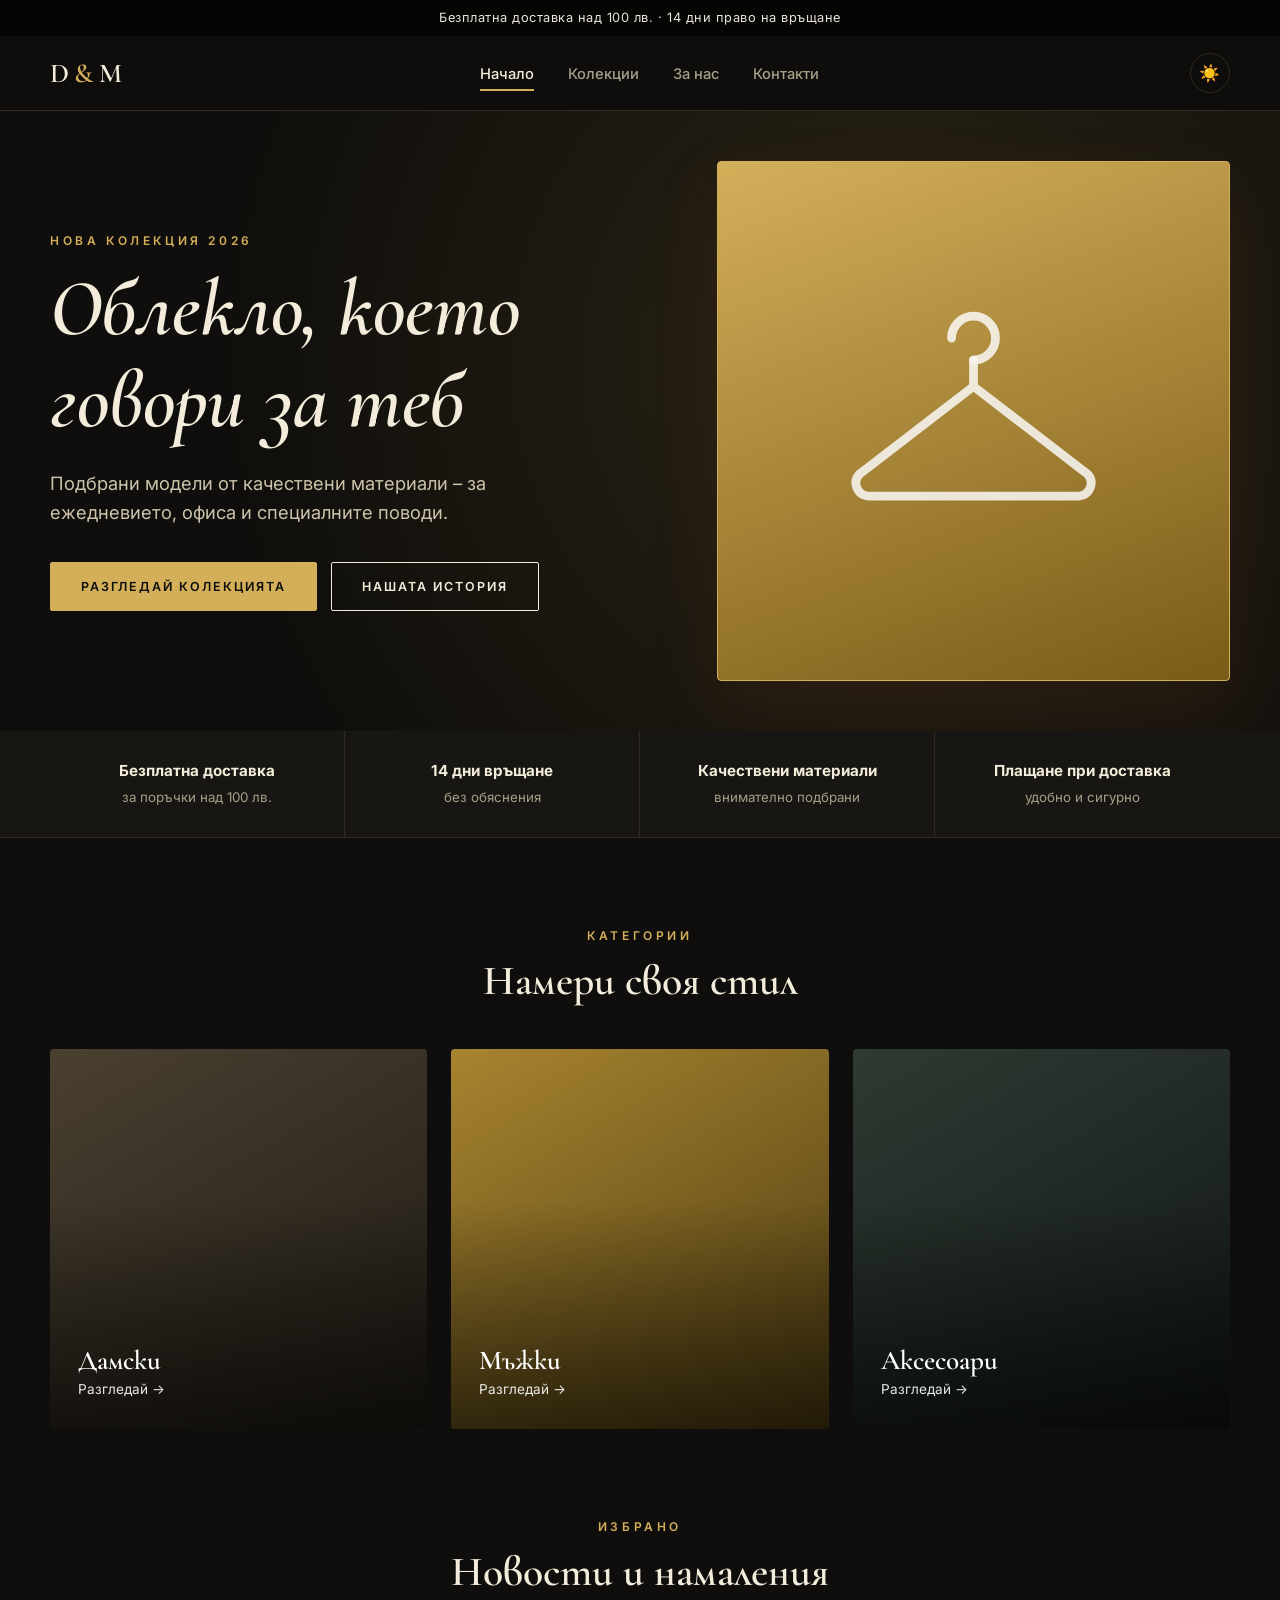
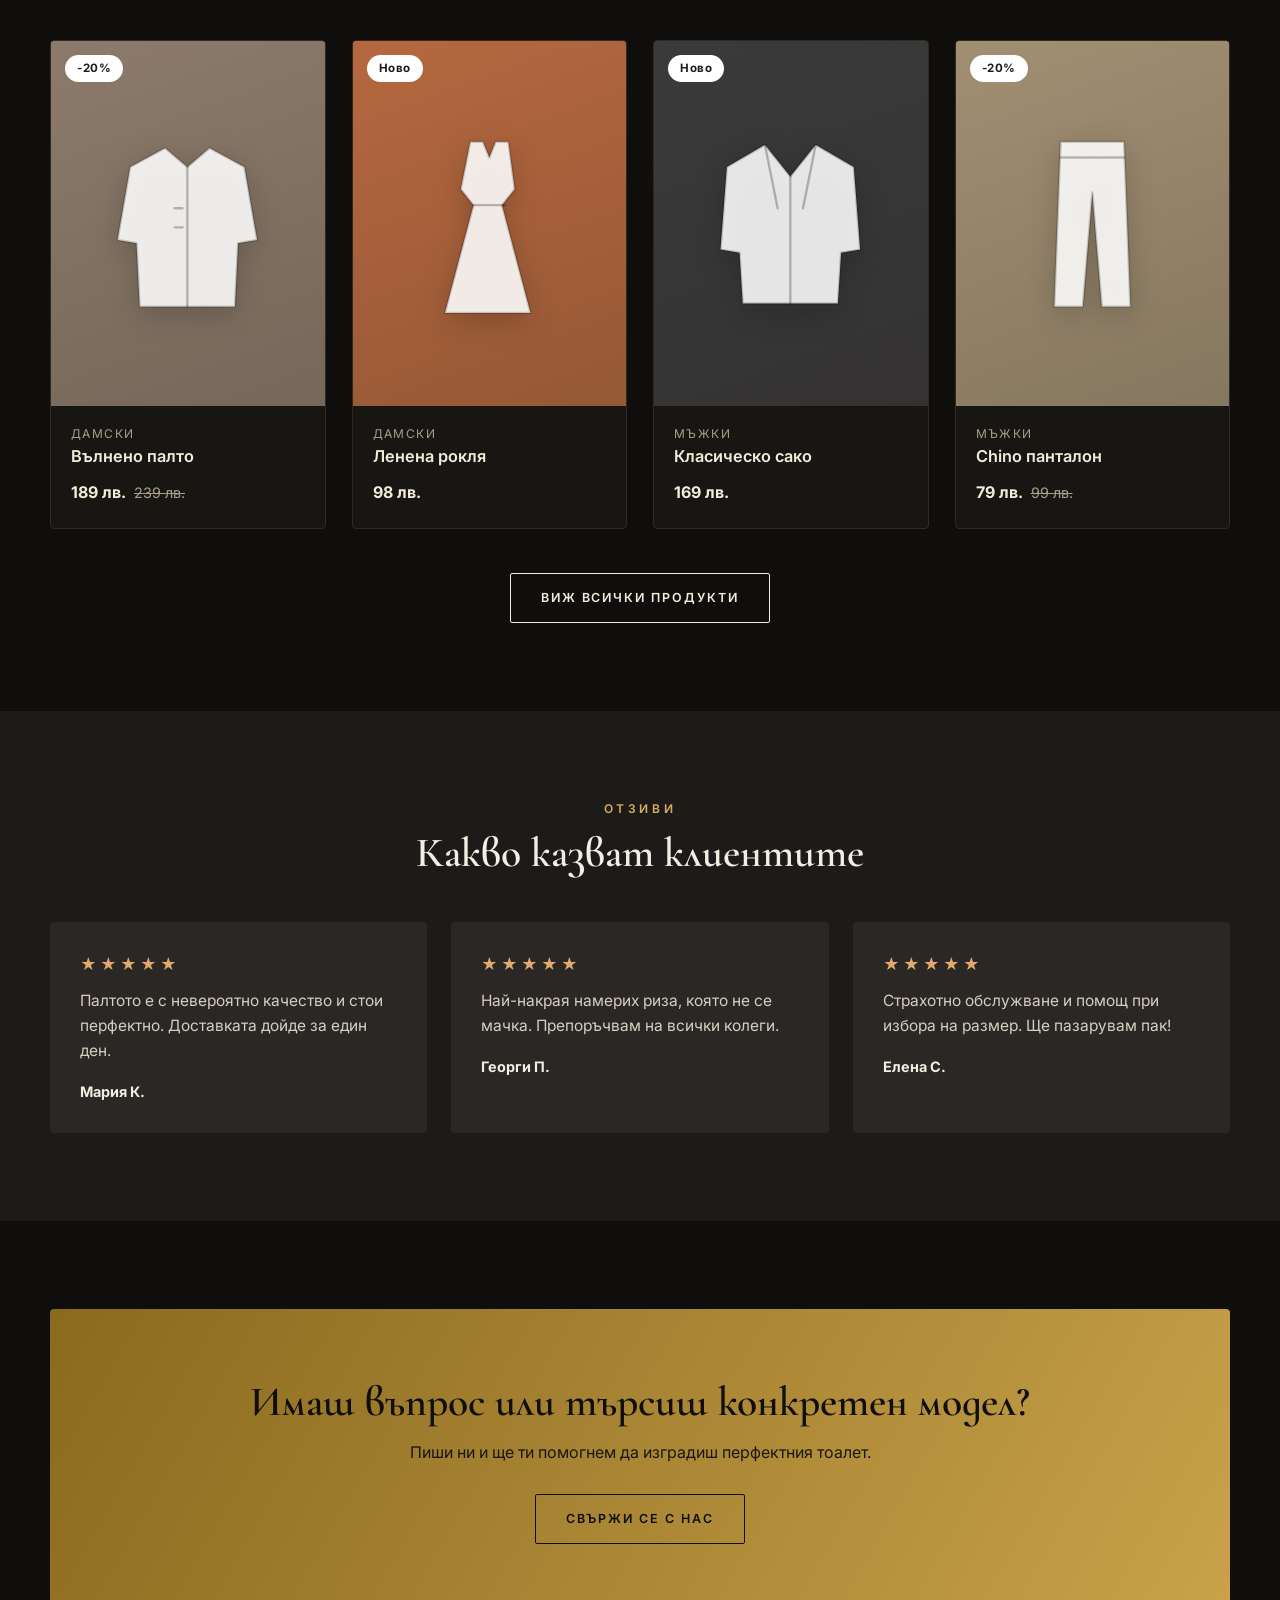
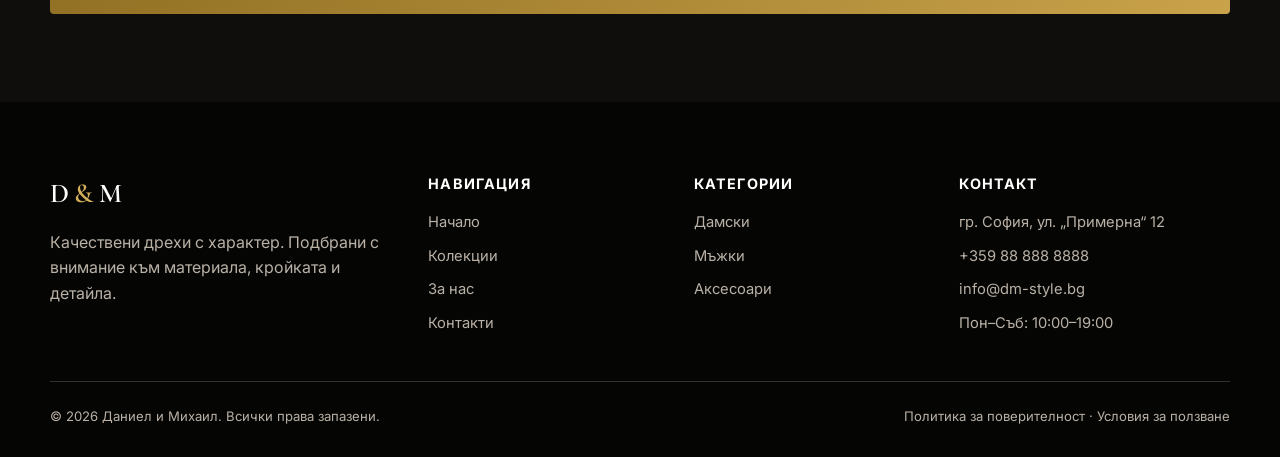
<file: index.html>
<!DOCTYPE html>
<html lang="bg">
<head>
<meta charset="UTF-8">
<meta name="viewport" content="width=device-width, initial-scale=1">
<title>Модерни дрехи за всеки ден | D&amp;M</title>
<meta name="description" content="D&amp;M – качествени дамски и мъжки дрехи и аксесоари. Нова колекция, бърза доставка.">
<link rel="preconnect" href="https://fonts.googleapis.com">
<link rel="preconnect" href="https://fonts.gstatic.com" crossorigin>
<link href="https://fonts.googleapis.com/css2?family=Cormorant+Garamond:wght@500;600;700&family=Inter:wght@400;500;600&display=swap" rel="stylesheet">
<script>try{var t=localStorage.getItem("theme")||"dark";document.documentElement.dataset.theme=t}catch(e){}</script>
<link rel="stylesheet" href="css/style.css">
</head>
<body>
<div class="topbar">Безплатна доставка над 100 лв. · 14 дни право на връщане</div>
<header class="site"><div class="container nav">
  <a href="index.html" class="logo">D<span>&amp;</span>M</a>
  <ul>
    <li><a href="index.html">Начало</a></li>
    <li><a href="products.html">Колекции</a></li>
    <li><a href="about.html">За нас</a></li>
    <li><a href="contact.html">Контакти</a></li>
  </ul>
  <div class="nav-right"><button class="theme-btn" id="theme-btn" aria-label="Смени тема">🌙</button><button class="menu-btn" aria-label="Меню">☰</button></div>
</div></header>

<section class="hero"><div class="container">
  <div><span class="eyebrow">Нова колекция 2026</span>
  <h1>Облекло, което говори за теб</h1>
  <p>Подбрани модели от качествени материали – за ежедневието, офиса и специалните поводи.</p>
  <div class="actions"><a href="products.html" class="btn primary">Разгледай колекцията</a><a href="about.html" class="btn">Нашата история</a></div></div>
  <div class="hero-art"><svg viewBox="0 0 64 64" fill="none" stroke="currentColor" stroke-width="2" stroke-linecap="round" stroke-linejoin="round"><path d="M32 18a5 5 0 1 0-5-5"/><path d="M32 18v6L6 44a3 3 0 0 0 2 5h48a3 3 0 0 0 2-5L32 24"/></svg></div>
</div></section>

<div class="strip"><div class="container">
  <div class="item"><strong>Безплатна доставка</strong><small>за поръчки над 100 лв.</small></div>
  <div class="item"><strong>14 дни връщане</strong><small>без обяснения</small></div>
  <div class="item"><strong>Качествени материали</strong><small>внимателно подбрани</small></div>
  <div class="item"><strong>Плащане при доставка</strong><small>удобно и сигурно</small></div>
</div></div>

<section><div class="container">
  <div class="section-head center"><span class="eyebrow">Категории</span><h2>Намери своя стил</h2></div>
  <div class="cats">
    <a href="products.html?cat=Дамски" class="cat c1"><div><h3>Дамски</h3><span>Разгледай →</span></div></a>
    <a href="products.html?cat=Мъжки" class="cat c2"><div><h3>Мъжки</h3><span>Разгледай →</span></div></a>
    <a href="products.html?cat=Аксесоари" class="cat c3"><div><h3>Аксесоари</h3><span>Разгледай →</span></div></a>
  </div>
</div></section>

<section style="padding-top:0"><div class="container">
  <div class="section-head center"><span class="eyebrow">Избрано</span><h2>Новости и намаления</h2></div>
  <div class="grid" id="featured"></div>
  <div style="text-align:center;margin-top:44px"><a href="products.html" class="btn">Виж всички продукти</a></div>
</div></section>

<section class="dark"><div class="container">
  <div class="section-head center"><span class="eyebrow">Отзиви</span><h2>Какво казват клиентите</h2></div>
  <div class="reviews">
    <div class="review"><div class="stars">★★★★★</div><p>Палтото е с невероятно качество и стои перфектно. Доставката дойде за един ден.</p><b>Мария К.</b></div>
    <div class="review"><div class="stars">★★★★★</div><p>Най-накрая намерих риза, която не се мачка. Препоръчвам на всички колеги.</p><b>Георги П.</b></div>
    <div class="review"><div class="stars">★★★★★</div><p>Страхотно обслужване и помощ при избора на размер. Ще пазарувам пак!</p><b>Елена С.</b></div>
  </div>
</div></section>

<section><div class="container"><div class="cta">
  <h2>Имаш въпрос или търсиш конкретен модел?</h2>
  <p>Пиши ни и ще ти помогнем да изградиш перфектния тоалет.</p>
  <a href="contact.html" class="btn light">Свържи се с нас</a>
</div></div></section>

<footer class="site"><div class="container">
  <div class="foot">
    <div><a href="index.html" class="logo">D<span>&amp;</span>M</a><p>Качествени дрехи с характер. Подбрани с внимание към материала, кройката и детайла.</p></div>
    <div><h4>Навигация</h4><ul><li><a href="index.html">Начало</a></li><li><a href="products.html">Колекции</a></li><li><a href="about.html">За нас</a></li><li><a href="contact.html">Контакти</a></li></ul></div>
    <div><h4>Категории</h4><ul><li><a href="products.html?cat=Дамски">Дамски</a></li><li><a href="products.html?cat=Мъжки">Мъжки</a></li><li><a href="products.html?cat=Аксесоари">Аксесоари</a></li></ul></div>
    <div><h4>Контакт</h4><ul><li>гр. София, ул. „Примерна“ 12</li><li>+359 88 888 8888</li><li>info@dm-style.bg</li><li>Пон–Съб: 10:00–19:00</li></ul></div>
  </div>
  <div class="copy"><span>© 2026 Даниел и Михаил. Всички права запазени.</span><span>Политика за поверителност · Условия за ползване</span></div>
</div></footer>
<script src="js/icons.js"></script>
<script src="js/products.js"></script>
<script src="js/main.js"></script>
</body>
</html>
</file>
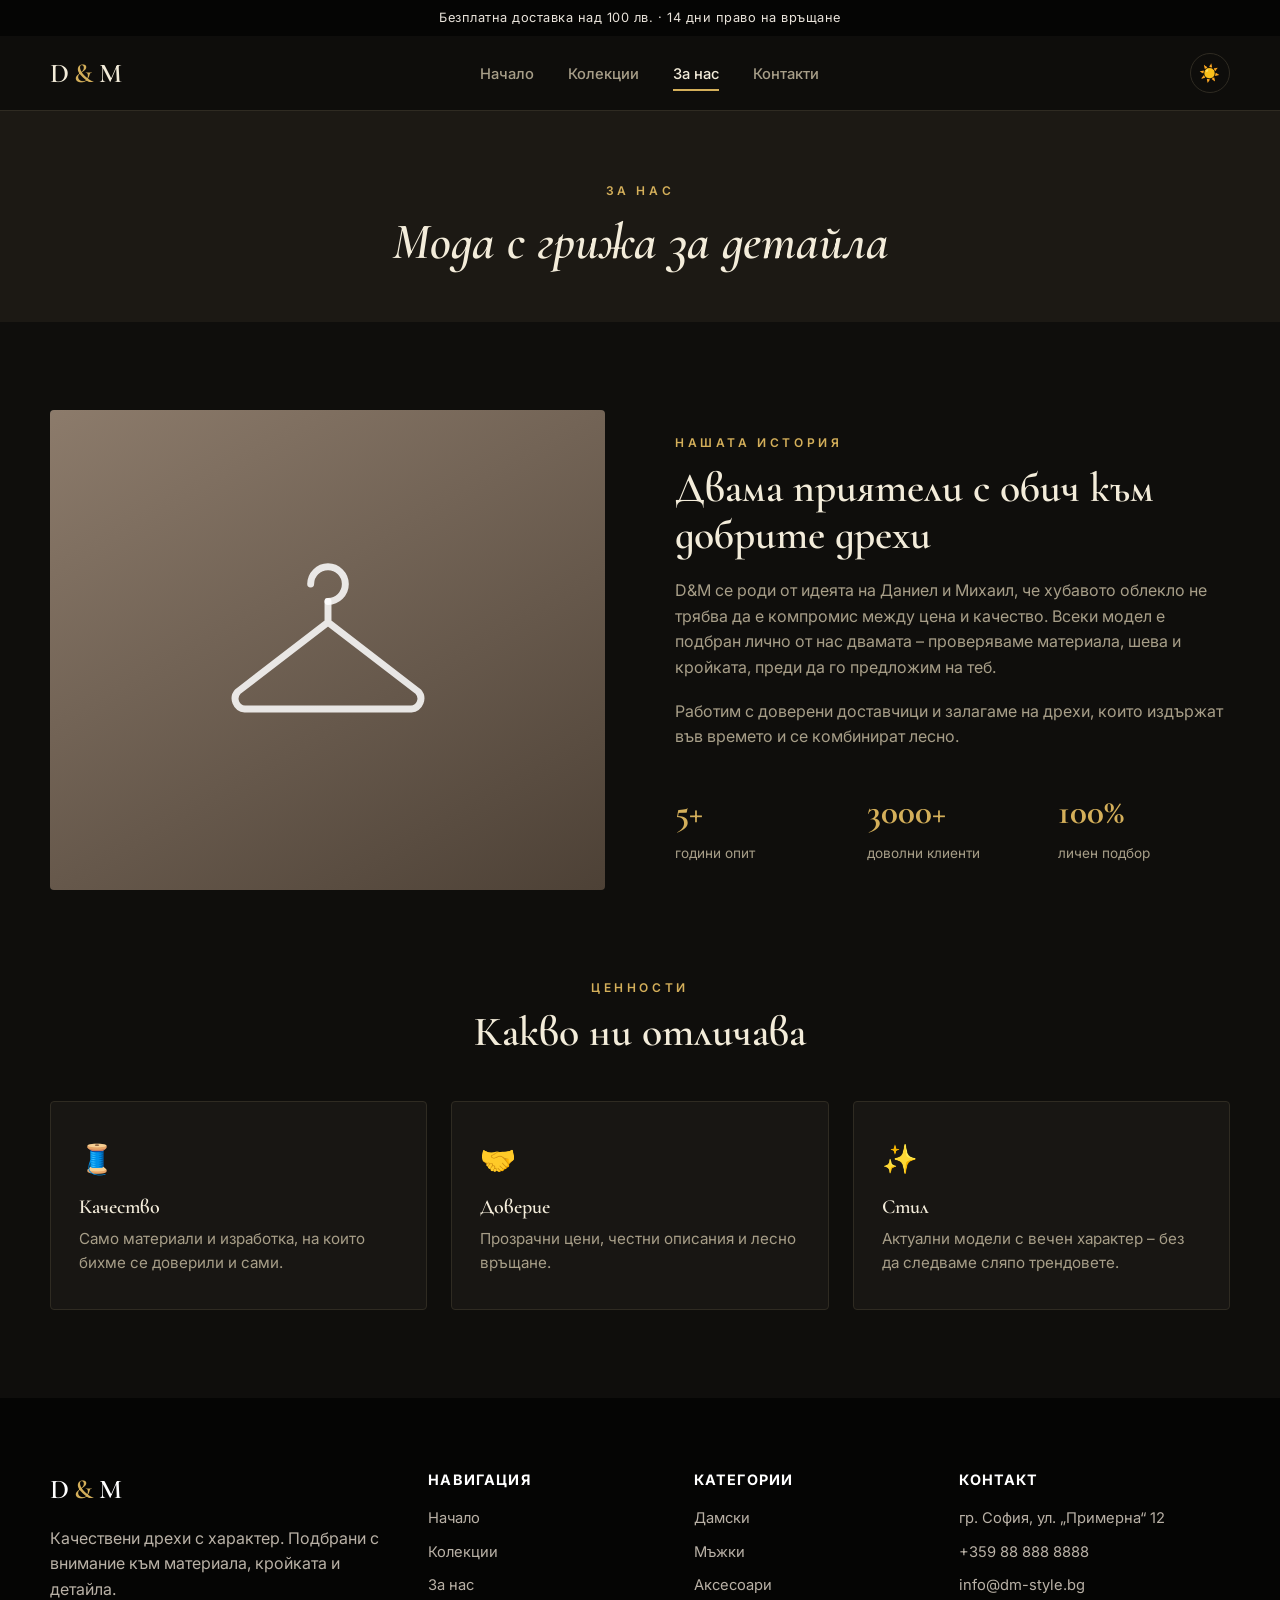
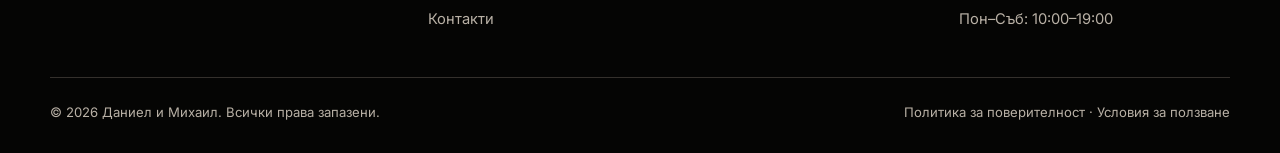
<file: about.html>
<!DOCTYPE html>
<html lang="bg">
<head>
<meta charset="UTF-8">
<meta name="viewport" content="width=device-width, initial-scale=1">
<title>За нас | D&amp;M</title>
<meta name="description" content="Запознайте се с D&amp;M – нашата история, ценности и подход към модата.">
<link rel="preconnect" href="https://fonts.googleapis.com">
<link rel="preconnect" href="https://fonts.gstatic.com" crossorigin>
<link href="https://fonts.googleapis.com/css2?family=Cormorant+Garamond:wght@500;600;700&family=Inter:wght@400;500;600&display=swap" rel="stylesheet">
<script>try{var t=localStorage.getItem("theme")||"dark";document.documentElement.dataset.theme=t}catch(e){}</script>
<link rel="stylesheet" href="css/style.css">
</head>
<body>
<div class="topbar">Безплатна доставка над 100 лв. · 14 дни право на връщане</div>
<header class="site"><div class="container nav">
  <a href="index.html" class="logo">D<span>&amp;</span>M</a>
  <ul>
    <li><a href="index.html">Начало</a></li>
    <li><a href="products.html">Колекции</a></li>
    <li><a href="about.html">За нас</a></li>
    <li><a href="contact.html">Контакти</a></li>
  </ul>
  <div class="nav-right"><button class="theme-btn" id="theme-btn" aria-label="Смени тема">🌙</button><button class="menu-btn" aria-label="Меню">☰</button></div>
</div></header>

<div class="page-hero"><div class="container"><span class="eyebrow">За нас</span><h1 style="font-size:clamp(2rem,5vw,3.2rem)">Мода с грижа за детайла</h1></div></div>
<section><div class="container split">
  <div class="art"><svg viewBox="0 0 64 64" fill="none" stroke="currentColor" stroke-width="2" stroke-linecap="round" stroke-linejoin="round"><path d="M32 18a5 5 0 1 0-5-5"/><path d="M32 18v6L6 44a3 3 0 0 0 2 5h48a3 3 0 0 0 2-5L32 24"/></svg></div>
  <div><span class="eyebrow">Нашата история</span><h2>Двама приятели с обич към добрите дрехи</h2>
  <p>D&amp;M се роди от идеята на Даниел и Михаил, че хубавото облекло не трябва да е компромис между цена и качество. Всеки модел е подбран лично от нас двамата – проверяваме материала, шева и кройката, преди да го предложим на теб.</p>
  <p>Работим с доверени доставчици и залагаме на дрехи, които издържат във времето и се комбинират лесно.</p>
  <div class="stats"><div><b>5+</b><span>години опит</span></div><div><b>3000+</b><span>доволни клиенти</span></div><div><b>100%</b><span>личен подбор</span></div></div></div>
</div></section>
<section style="padding-top:0"><div class="container">
  <div class="section-head center"><span class="eyebrow">Ценности</span><h2>Какво ни отличава</h2></div>
  <div class="values">
    <div class="value"><div class="ico">🧵</div><h3>Качество</h3><p>Само материали и изработка, на които бихме се доверили и сами.</p></div>
    <div class="value"><div class="ico">🤝</div><h3>Доверие</h3><p>Прозрачни цени, честни описания и лесно връщане.</p></div>
    <div class="value"><div class="ico">✨</div><h3>Стил</h3><p>Актуални модели с вечен характер – без да следваме сляпо трендовете.</p></div>
  </div>
</div></section>

<footer class="site"><div class="container">
  <div class="foot">
    <div><a href="index.html" class="logo">D<span>&amp;</span>M</a><p>Качествени дрехи с характер. Подбрани с внимание към материала, кройката и детайла.</p></div>
    <div><h4>Навигация</h4><ul><li><a href="index.html">Начало</a></li><li><a href="products.html">Колекции</a></li><li><a href="about.html">За нас</a></li><li><a href="contact.html">Контакти</a></li></ul></div>
    <div><h4>Категории</h4><ul><li><a href="products.html?cat=Дамски">Дамски</a></li><li><a href="products.html?cat=Мъжки">Мъжки</a></li><li><a href="products.html?cat=Аксесоари">Аксесоари</a></li></ul></div>
    <div><h4>Контакт</h4><ul><li>гр. София, ул. „Примерна“ 12</li><li>+359 88 888 8888</li><li>info@dm-style.bg</li><li>Пон–Съб: 10:00–19:00</li></ul></div>
  </div>
  <div class="copy"><span>© 2026 Даниел и Михаил. Всички права запазени.</span><span>Политика за поверителност · Условия за ползване</span></div>
</div></footer>
<script src="js/icons.js"></script>
<script src="js/products.js"></script>
<script src="js/main.js"></script>
</body>
</html>
</file>
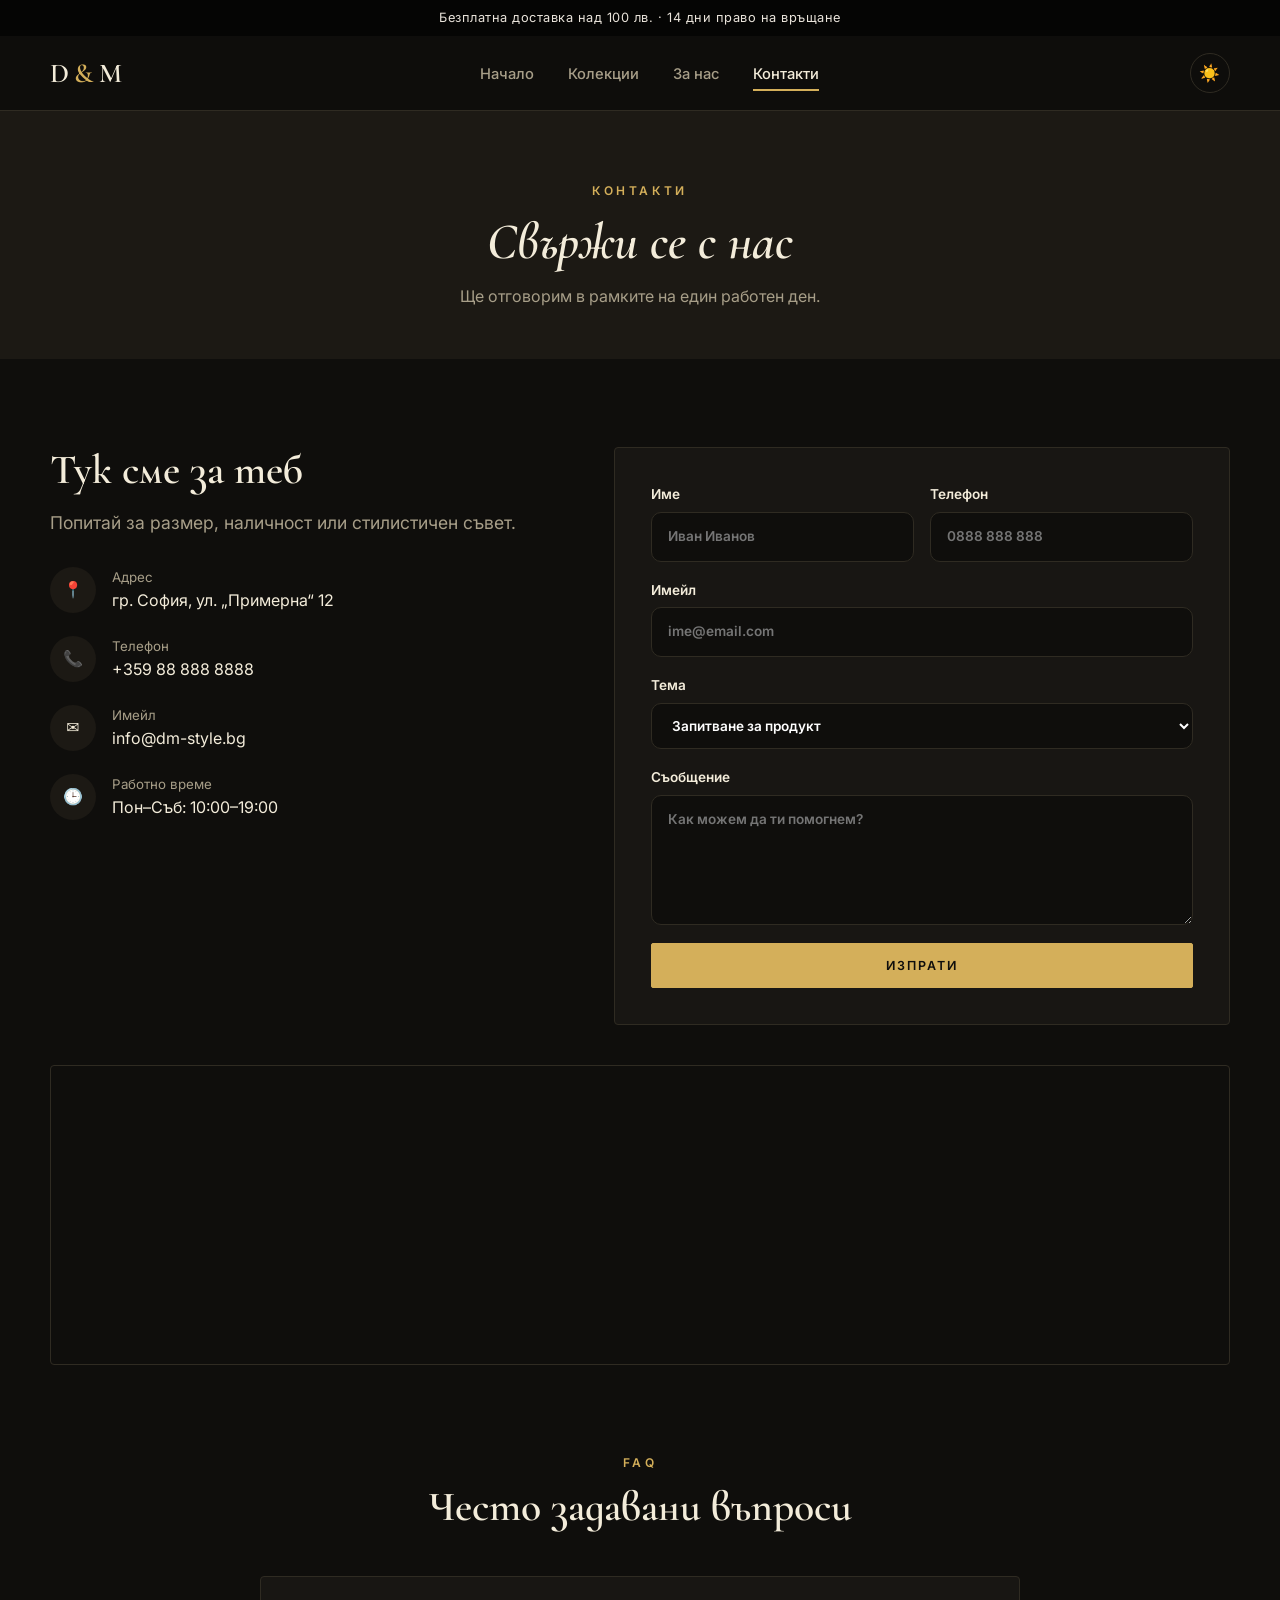
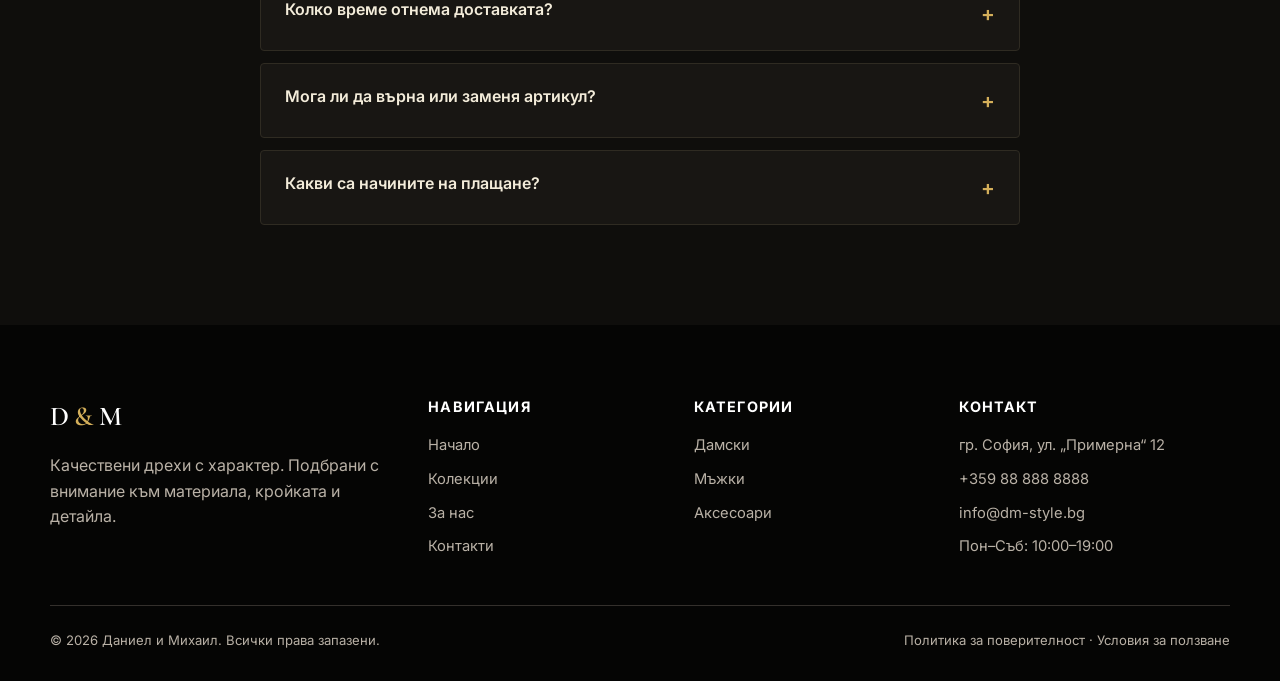
<file: contact.html>
<!DOCTYPE html>
<html lang="bg">
<head>
<meta charset="UTF-8">
<meta name="viewport" content="width=device-width, initial-scale=1">
<title>Контакти | D&amp;M</title>
<meta name="description" content="Свържете се с D&amp;M – адрес, телефон, имейл и форма за запитване.">
<link rel="preconnect" href="https://fonts.googleapis.com">
<link rel="preconnect" href="https://fonts.gstatic.com" crossorigin>
<link href="https://fonts.googleapis.com/css2?family=Cormorant+Garamond:wght@500;600;700&family=Inter:wght@400;500;600&display=swap" rel="stylesheet">
<script>try{var t=localStorage.getItem("theme")||"dark";document.documentElement.dataset.theme=t}catch(e){}</script>
<link rel="stylesheet" href="css/style.css">
</head>
<body>
<div class="topbar">Безплатна доставка над 100 лв. · 14 дни право на връщане</div>
<header class="site"><div class="container nav">
  <a href="index.html" class="logo">D<span>&amp;</span>M</a>
  <ul>
    <li><a href="index.html">Начало</a></li>
    <li><a href="products.html">Колекции</a></li>
    <li><a href="about.html">За нас</a></li>
    <li><a href="contact.html">Контакти</a></li>
  </ul>
  <div class="nav-right"><button class="theme-btn" id="theme-btn" aria-label="Смени тема">🌙</button><button class="menu-btn" aria-label="Меню">☰</button></div>
</div></header>

<div class="page-hero"><div class="container"><span class="eyebrow">Контакти</span><h1 style="font-size:clamp(2rem,5vw,3.2rem)">Свържи се с нас</h1><p>Ще отговорим в рамките на един работен ден.</p></div></div>
<section><div class="container">
  <div class="contact-grid">
    <div><h2>Тук сме за теб</h2><p class="lead" style="margin-top:14px">Попитай за размер, наличност или стилистичен съвет.</p>
      <div class="info-list">
        <div><span class="ico">📍</span><p><small>Адрес</small>гр. София, ул. „Примерна“ 12</p></div>
        <div><span class="ico">📞</span><p><small>Телефон</small>+359 88 888 8888</p></div>
        <div><span class="ico">✉️</span><p><small>Имейл</small>info@dm-style.bg</p></div>
        <div><span class="ico">🕒</span><p><small>Работно време</small>Пон–Съб: 10:00–19:00</p></div>
      </div></div>
    <form id="contact-form">
      <div class="row2"><label>Име<input required name="name" placeholder="Иван Иванов"></label><label>Телефон<input name="phone" placeholder="0888 888 888"></label></div>
      <label>Имейл<input type="email" required name="email" placeholder="ime@email.com"></label>
      <label>Тема<select name="topic"><option>Запитване за продукт</option><option>Поръчка</option><option>Връщане / замяна</option><option>Друго</option></select></label>
      <label>Съобщение<textarea required name="msg" placeholder="Как можем да ти помогнем?"></textarea></label>
      <button class="btn primary" type="submit">Изпрати</button>
      <div class="form-msg">Благодарим! Съобщението е изпратено – ще се свържем с теб скоро.</div>
    </form>
  </div>
  <div class="map"><iframe loading="lazy" title="Карта" src="https://www.google.com/maps?q=Sofia,Bulgaria&output=embed"></iframe></div>
</div></section>
<section style="padding-top:0"><div class="container" style="max-width:760px">
  <div class="section-head center"><span class="eyebrow">FAQ</span><h2>Често задавани въпроси</h2></div>
  <details><summary>Колко време отнема доставката?</summary><p>Обикновено 1–3 работни дни с куриер до адрес или офис.</p></details>
  <details><summary>Мога ли да върна или заменя артикул?</summary><p>Да, в рамките на 14 дни, стига артикулът да е неизползван и с етикет.</p></details>
  <details><summary>Какви са начините на плащане?</summary><p>Наложен платеж, банков превод или картово плащане.</p></details>
</div></section>

<footer class="site"><div class="container">
  <div class="foot">
    <div><a href="index.html" class="logo">D<span>&amp;</span>M</a><p>Качествени дрехи с характер. Подбрани с внимание към материала, кройката и детайла.</p></div>
    <div><h4>Навигация</h4><ul><li><a href="index.html">Начало</a></li><li><a href="products.html">Колекции</a></li><li><a href="about.html">За нас</a></li><li><a href="contact.html">Контакти</a></li></ul></div>
    <div><h4>Категории</h4><ul><li><a href="products.html?cat=Дамски">Дамски</a></li><li><a href="products.html?cat=Мъжки">Мъжки</a></li><li><a href="products.html?cat=Аксесоари">Аксесоари</a></li></ul></div>
    <div><h4>Контакт</h4><ul><li>гр. София, ул. „Примерна“ 12</li><li>+359 88 888 8888</li><li>info@dm-style.bg</li><li>Пон–Съб: 10:00–19:00</li></ul></div>
  </div>
  <div class="copy"><span>© 2026 Даниел и Михаил. Всички права запазени.</span><span>Политика за поверителност · Условия за ползване</span></div>
</div></footer>
<script src="js/icons.js"></script>
<script src="js/products.js"></script>
<script src="js/main.js"></script>
</body>
</html>
</file>
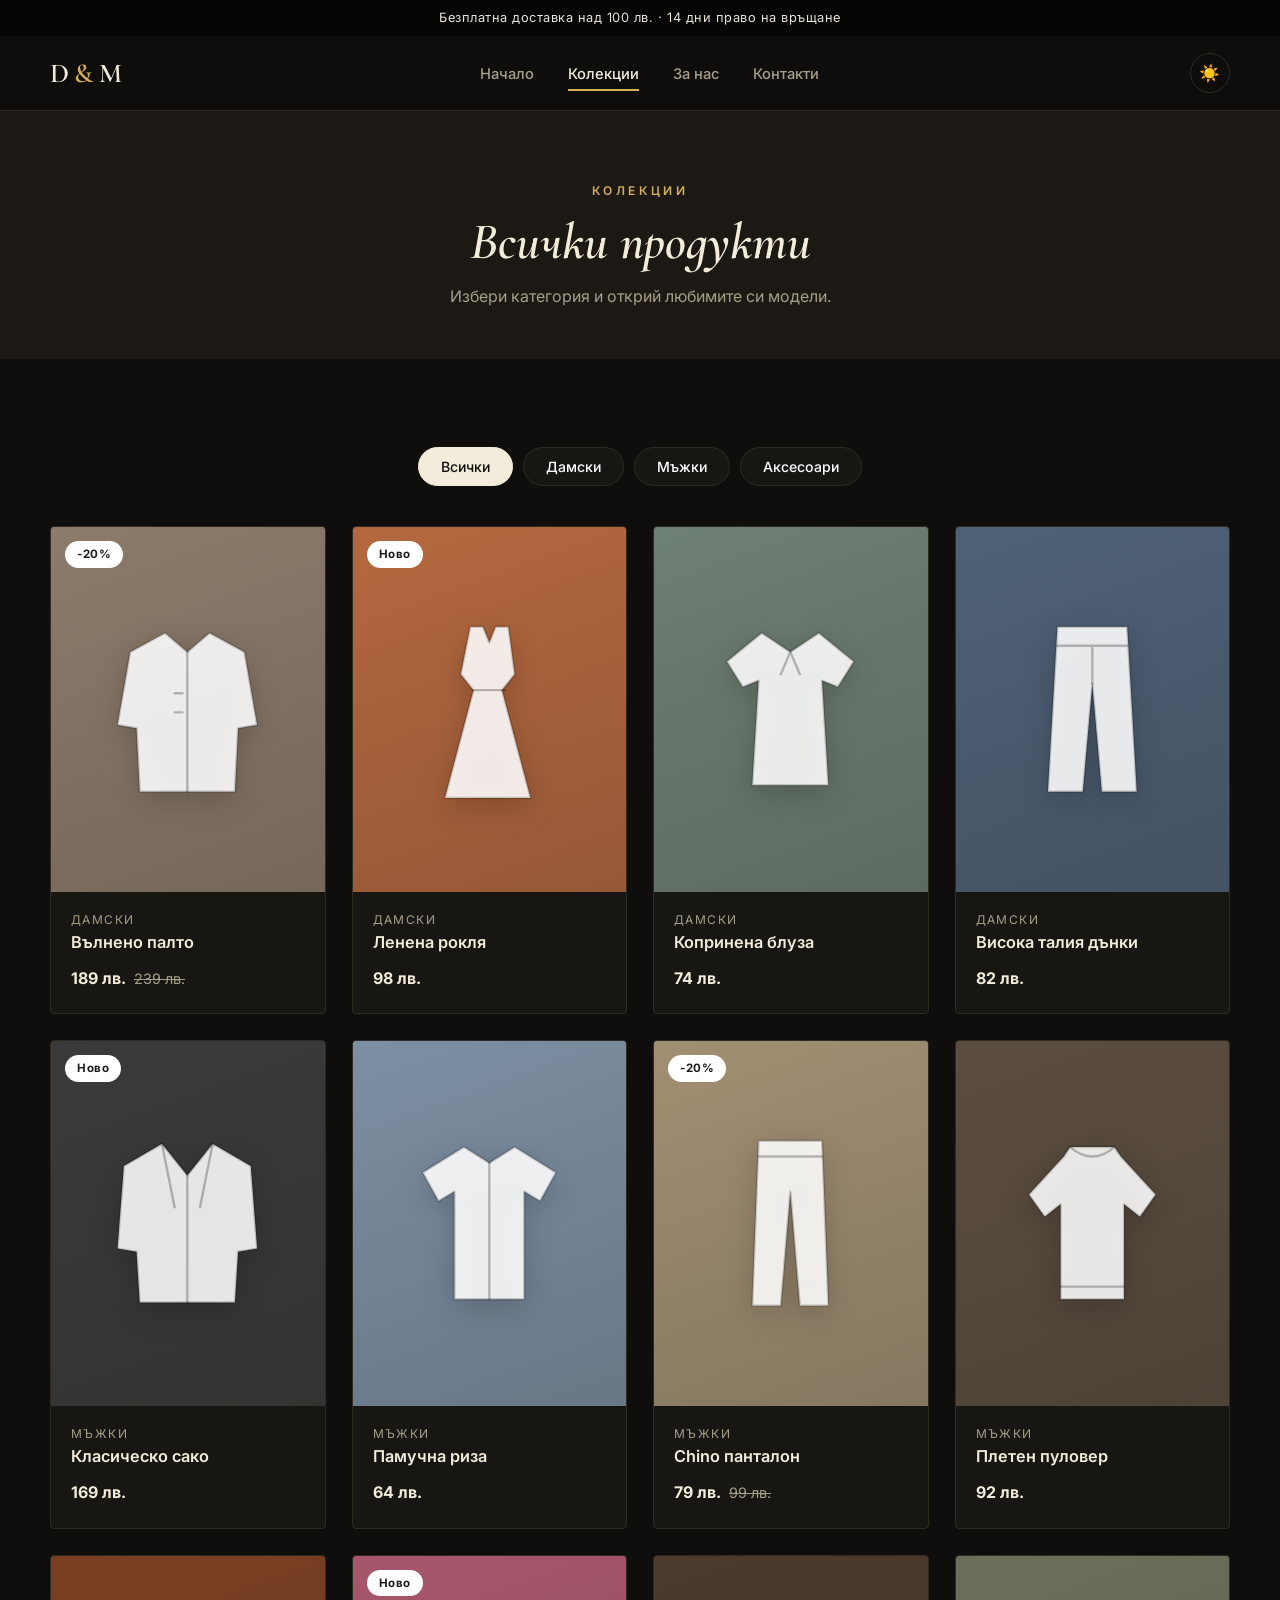
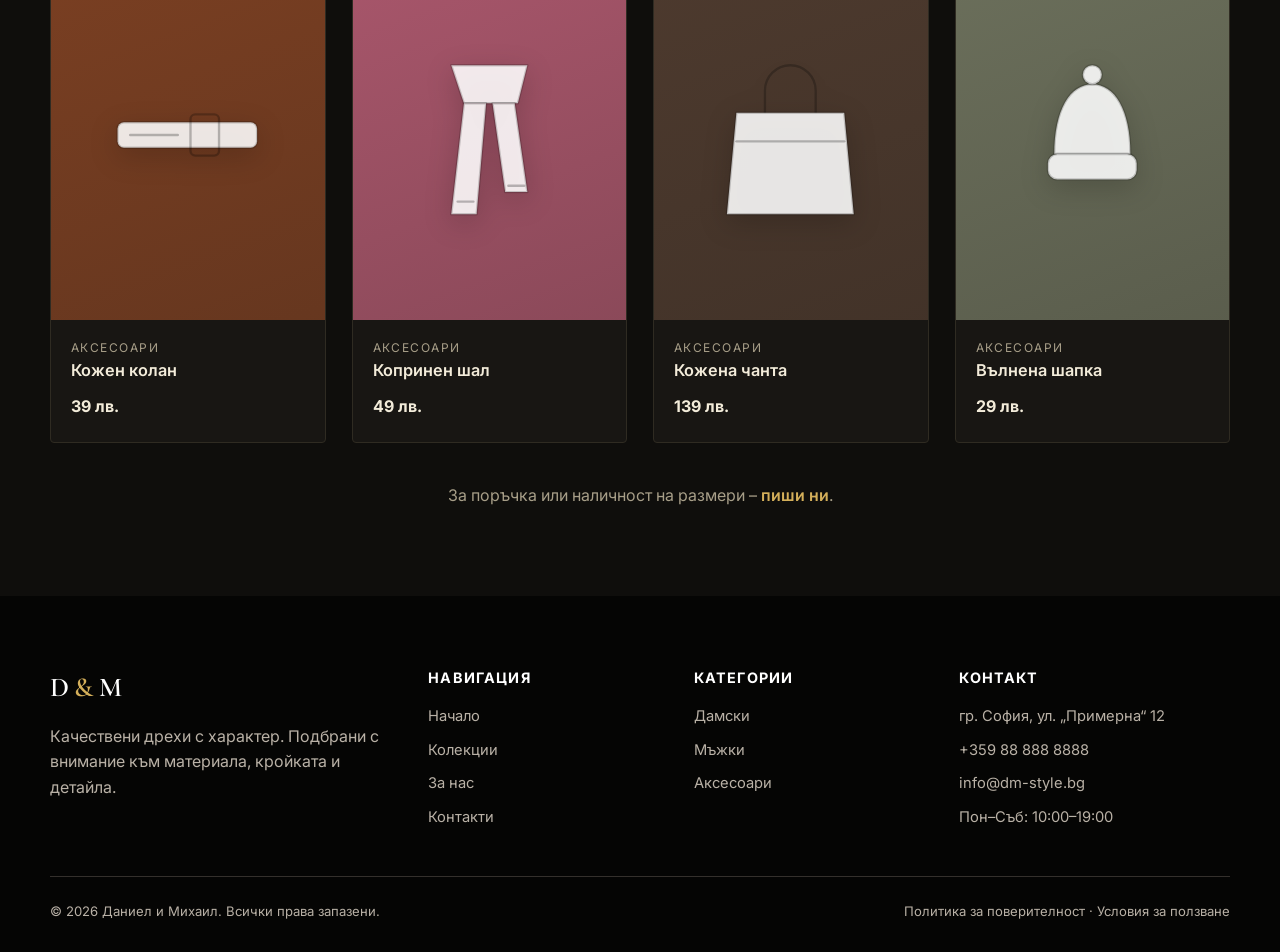
<file: products.html>
<!DOCTYPE html>
<html lang="bg">
<head>
<meta charset="UTF-8">
<meta name="viewport" content="width=device-width, initial-scale=1">
<title>Колекции | D&amp;M</title>
<meta name="description" content="Разгледайте дамски, мъжки дрехи и аксесоари от колекциите на D&amp;M.">
<link rel="preconnect" href="https://fonts.googleapis.com">
<link rel="preconnect" href="https://fonts.gstatic.com" crossorigin>
<link href="https://fonts.googleapis.com/css2?family=Cormorant+Garamond:wght@500;600;700&family=Inter:wght@400;500;600&display=swap" rel="stylesheet">
<script>try{var t=localStorage.getItem("theme")||"dark";document.documentElement.dataset.theme=t}catch(e){}</script>
<link rel="stylesheet" href="css/style.css">
</head>
<body>
<div class="topbar">Безплатна доставка над 100 лв. · 14 дни право на връщане</div>
<header class="site"><div class="container nav">
  <a href="index.html" class="logo">D<span>&amp;</span>M</a>
  <ul>
    <li><a href="index.html">Начало</a></li>
    <li><a href="products.html">Колекции</a></li>
    <li><a href="about.html">За нас</a></li>
    <li><a href="contact.html">Контакти</a></li>
  </ul>
  <div class="nav-right"><button class="theme-btn" id="theme-btn" aria-label="Смени тема">🌙</button><button class="menu-btn" aria-label="Меню">☰</button></div>
</div></header>

<div class="page-hero"><div class="container"><span class="eyebrow">Колекции</span><h1 style="font-size:clamp(2rem,5vw,3.2rem)">Всички продукти</h1><p>Избери категория и открий любимите си модели.</p></div></div>
<section><div class="container">
  <div class="filters" id="filters"></div>
  <div class="grid" id="catalog"></div>
  <p style="text-align:center;color:var(--muted);margin-top:40px">За поръчка или наличност на размери – <a href="contact.html" style="color:var(--accent);font-weight:600">пиши ни</a>.</p>
</div></section>

<footer class="site"><div class="container">
  <div class="foot">
    <div><a href="index.html" class="logo">D<span>&amp;</span>M</a><p>Качествени дрехи с характер. Подбрани с внимание към материала, кройката и детайла.</p></div>
    <div><h4>Навигация</h4><ul><li><a href="index.html">Начало</a></li><li><a href="products.html">Колекции</a></li><li><a href="about.html">За нас</a></li><li><a href="contact.html">Контакти</a></li></ul></div>
    <div><h4>Категории</h4><ul><li><a href="products.html?cat=Дамски">Дамски</a></li><li><a href="products.html?cat=Мъжки">Мъжки</a></li><li><a href="products.html?cat=Аксесоари">Аксесоари</a></li></ul></div>
    <div><h4>Контакт</h4><ul><li>гр. София, ул. „Примерна“ 12</li><li>+359 88 888 8888</li><li>info@dm-style.bg</li><li>Пон–Съб: 10:00–19:00</li></ul></div>
  </div>
  <div class="copy"><span>© 2026 Даниел и Михаил. Всички права запазени.</span><span>Политика за поверителност · Условия за ползване</span></div>
</div></footer>
<script src="js/icons.js"></script>
<script src="js/products.js"></script>
<script src="js/main.js"></script>
</body>
</html>
</file>
<file: css/style.css>
:root{
  --bg:#faf7f2;--surface:#fff;--ink:#1d1b19;--muted:#6f6a63;--line:#e7e1d8;
  --accent:#b5683f;--accent-dark:#8f4f2d;--dark:#1d1b19;
  --soft:#efe6d9;--header-bg:rgba(250,247,242,.92);--hero:linear-gradient(120deg,#efe6d9 0%,#e3d3bf 55%,#d6bfa3 100%);--hero-text:#4d463e;--ok-bg:#e6f2e6;--ok:#2d5a2d;
  --radius:14px;--max:1180px;
  --serif:'Playfair Display',Georgia,serif;--sans:'Inter',system-ui,sans-serif;
}
[data-theme=dark]{
  --bg:#141210;--surface:#1f1c19;--ink:#f1ebe2;--muted:#a79f93;--line:#34302b;
  --accent:#d38458;--accent-dark:#b5683f;--dark:#0b0a09;--soft:#25211d;
  --header-bg:rgba(20,18,16,.92);--hero:linear-gradient(120deg,#1d1814 0%,#2a2018 55%,#3a2a1d 100%);--hero-text:#cfc6b9;--ok-bg:#1d3320;--ok:#a9dcae;
  color-scheme:dark;
}
*{box-sizing:border-box;margin:0;padding:0}
html{scroll-behavior:smooth}
body{font-family:var(--sans);background:var(--bg);color:var(--ink);line-height:1.6;-webkit-font-smoothing:antialiased}
img{max-width:100%;display:block}
a{color:inherit;text-decoration:none}
.container{width:min(var(--max),100% - 40px);margin-inline:auto}
h1,h2,h3{font-family:var(--serif);font-weight:600;line-height:1.15}
h1{font-size:clamp(2.4rem,6vw,4.4rem)}
h2{font-size:clamp(1.8rem,3.6vw,2.6rem)}
h3{font-size:1.25rem}
.eyebrow{text-transform:uppercase;letter-spacing:.18em;font-size:.75rem;color:var(--accent);font-weight:600;margin-bottom:12px;display:block}
.lead{color:var(--muted);font-size:1.1rem;max-width:56ch}
section{padding:88px 0}
.section-head{margin-bottom:44px}
.section-head.center{text-align:center}
.section-head.center .lead{margin-inline:auto}

/* header */
.topbar{background:var(--dark);color:#e9e3da;font-size:.8rem;text-align:center;padding:8px 16px;letter-spacing:.04em}
header.site{position:sticky;top:0;z-index:50;background:var(--header-bg);backdrop-filter:blur(10px);border-bottom:1px solid var(--line)}
.nav{display:flex;align-items:center;justify-content:space-between;height:74px}
.logo{font-family:var(--serif);font-size:1.7rem;font-weight:700;letter-spacing:.06em}
.logo span{color:var(--accent)}
.nav ul{display:flex;gap:34px;list-style:none}
.nav ul a{font-size:.92rem;font-weight:500;color:var(--muted);padding:6px 0;border-bottom:2px solid transparent;transition:.2s}
.nav ul a:hover,.nav ul a.active{color:var(--ink);border-color:var(--accent)}
.menu-btn{display:none;background:none;border:0;font-size:1.6rem;cursor:pointer;color:var(--ink)}

/* theme toggle */
.theme-btn{background:none;border:1.5px solid var(--line);color:var(--ink);width:40px;height:40px;border-radius:50%;cursor:pointer;font-size:1.05rem;display:grid;place-items:center;transition:.2s;margin-left:18px}
.theme-btn:hover{border-color:var(--accent)}
.nav-right{display:flex;align-items:center}
body,header.site,.card,form,.value,details,input,textarea,select{transition:background-color .3s,color .3s,border-color .3s}

/* buttons */
.btn{display:inline-block;padding:14px 30px;border-radius:999px;font-weight:600;font-size:.92rem;border:1.5px solid var(--ink);cursor:pointer;transition:.2s;font-family:var(--sans);background:transparent;color:var(--ink)}
.btn:hover{background:var(--ink);color:var(--bg)}
.btn.primary{background:var(--accent);border-color:var(--accent);color:#fff}
.btn.primary:hover{background:var(--accent-dark);border-color:var(--accent-dark)}
.btn.light{border-color:#fff;color:#fff}
.btn.light:hover{background:#fff;color:#1d1b19}

/* hero */
.hero{padding:0;background:var(--hero);position:relative;overflow:hidden}
.hero .container{display:grid;grid-template-columns:1.1fr .9fr;align-items:center;gap:40px;min-height:620px}
.hero p{margin:22px 0 34px;color:var(--hero-text);font-size:1.15rem;max-width:46ch}
.hero .actions{display:flex;gap:14px;flex-wrap:wrap}
.hero-art{height:520px;border-radius:200px 200px var(--radius) var(--radius);background:linear-gradient(160deg,#c98b63,#8f4f2d);display:grid;place-items:center;color:rgba(255,255,255,.9);box-shadow:0 30px 60px rgba(80,45,20,.25)}
.hero-art svg{width:55%;opacity:.9}
.hero-art.has-img{background-size:cover;background-position:center}

/* features strip */
.strip{padding:0;border-bottom:1px solid var(--line);background:var(--surface)}
.strip .container{display:grid;grid-template-columns:repeat(4,1fr)}
.strip .item{padding:28px 20px;text-align:center;border-right:1px solid var(--line)}
.strip .item:last-child{border:0}
.strip strong{display:block;font-size:.95rem}
.strip small{color:var(--muted)}

/* categories */
.cats{display:grid;grid-template-columns:repeat(3,1fr);gap:24px}
.cat{position:relative;height:380px;border-radius:var(--radius);overflow:hidden;display:flex;align-items:flex-end;padding:28px;color:#fff;transition:transform .3s}
.cat:hover{transform:translateY(-6px)}
.cat::after{content:"";position:absolute;inset:0;background:linear-gradient(to top,rgba(0,0,0,.55),transparent 60%)}
.cat>*{position:relative;z-index:1}
.cat h3{font-size:1.7rem}
.cat span{font-size:.85rem;opacity:.9}
.c1{background:linear-gradient(150deg,#8c7b6b,#5b4d40)}
.c2{background:linear-gradient(150deg,#b5683f,#7a3f22)}
.c3{background:linear-gradient(150deg,#6e7f73,#3f4d44)}

/* products */
.grid{display:grid;grid-template-columns:repeat(4,1fr);gap:26px}
.card{background:var(--surface);border-radius:var(--radius);overflow:hidden;border:1px solid var(--line);transition:.25s;display:flex;flex-direction:column}
.card:hover{transform:translateY(-5px);box-shadow:0 18px 40px rgba(40,30,20,.1)}
.card .thumb{aspect-ratio:3/4;display:grid;place-items:center;position:relative;color:rgba(255,255,255,.85)}
.card .thumb svg{width:58%;filter:drop-shadow(0 8px 14px rgba(0,0,0,.2))}
.card .thumb img{position:absolute;inset:0;width:100%;height:100%;object-fit:cover}
.badge{position:absolute;top:14px;left:14px;background:#fff;color:#1d1b19;font-size:.72rem;font-weight:700;padding:4px 12px;border-radius:999px;letter-spacing:.05em;z-index:1}
.card .info{padding:18px 20px 22px;display:flex;flex-direction:column;gap:4px;flex:1}
.card .cat-name{font-size:.75rem;text-transform:uppercase;letter-spacing:.12em;color:var(--muted)}
.card h3{font-family:var(--sans);font-size:1.02rem;font-weight:600}
.price{margin-top:auto;padding-top:10px;font-weight:700}
.price s{color:var(--muted);font-weight:400;margin-left:8px;font-size:.9rem}

/* filters */
.page-hero{padding:70px 0 50px;background:var(--soft);text-align:center}
.page-hero p{color:var(--muted);margin-top:12px}
.filters{display:flex;gap:10px;flex-wrap:wrap;justify-content:center;margin-bottom:40px}
.filters button{padding:10px 22px;border-radius:999px;border:1.5px solid var(--line);background:var(--surface);cursor:pointer;font-family:var(--sans);font-weight:500;font-size:.88rem;transition:.2s}
.filters button:hover{border-color:var(--ink)}
.filters button.active{background:var(--ink);color:var(--bg);border-color:var(--ink)}
.empty{text-align:center;color:var(--muted);grid-column:1/-1;padding:40px}

/* split / about */
.split{display:grid;grid-template-columns:1fr 1fr;gap:70px;align-items:center}
.split .art{height:480px;border-radius:var(--radius);background:linear-gradient(150deg,#8c7b6b,#4d4136);display:grid;place-items:center;color:rgba(255,255,255,.85)}
.split .art svg{width:40%}
.split p{color:var(--muted);margin-top:18px}
.stats{display:grid;grid-template-columns:repeat(3,1fr);gap:20px;margin-top:34px}
.stats b{font-family:var(--serif);font-size:2.2rem;display:block;color:var(--accent)}
.stats span{font-size:.85rem;color:var(--muted)}
.values{display:grid;grid-template-columns:repeat(3,1fr);gap:24px}
.value{background:var(--surface);border:1px solid var(--line);border-radius:var(--radius);padding:34px 28px}
.value .ico{font-size:1.8rem;margin-bottom:14px}
.value p{color:var(--muted);margin-top:8px;font-size:.95rem}

/* testimonials */
.dark{background:#1d1b19;color:#f3ede4}
.dark .lead{color:#b9b1a6}
.reviews{display:grid;grid-template-columns:repeat(3,1fr);gap:24px}
.review{background:#2a2724;border-radius:var(--radius);padding:30px}
.review .stars{color:#e0a96d;letter-spacing:3px;margin-bottom:12px}
.review p{color:#d6cec3;font-size:.97rem}
.review b{display:block;margin-top:16px;font-size:.9rem}

/* cta */
.cta{background:linear-gradient(120deg,var(--accent),var(--accent-dark));color:#fff;text-align:center;border-radius:24px;padding:70px 30px}
.cta p{margin:14px auto 28px;max-width:50ch;opacity:.92}

/* contact */
.contact-grid{display:grid;grid-template-columns:1fr 1.2fr;gap:50px}
.info-list{display:grid;gap:22px;margin-top:30px}
.info-list div{display:flex;gap:16px;align-items:flex-start}
.info-list .ico{width:46px;height:46px;border-radius:50%;background:var(--soft);display:grid;place-items:center;flex:none}
.info-list small{color:var(--muted);display:block}
form{background:var(--surface);border:1px solid var(--line);border-radius:var(--radius);padding:36px;display:grid;gap:18px}
label{font-size:.85rem;font-weight:600;display:grid;gap:6px}
input,textarea,select{font:inherit;padding:13px 16px;border:1.5px solid var(--line);border-radius:10px;background:var(--bg);width:100%}
input:focus,textarea:focus,select:focus{outline:none;border-color:var(--accent)}
textarea{min-height:130px;resize:vertical}
.row2{display:grid;grid-template-columns:1fr 1fr;gap:16px}
.form-msg{display:none;padding:14px;border-radius:10px;background:var(--ok-bg);color:var(--ok);font-size:.92rem}
.map{margin-top:40px;height:300px;border-radius:var(--radius);overflow:hidden;border:1px solid var(--line)}
.map iframe{width:100%;height:100%;border:0}

/* faq */
details{background:var(--surface);border:1px solid var(--line);border-radius:12px;padding:20px 24px;margin-bottom:12px}
summary{cursor:pointer;font-weight:600;list-style:none;display:flex;justify-content:space-between}
summary::after{content:"+";font-size:1.3rem;color:var(--accent)}
details[open] summary::after{content:"–"}
details p{color:var(--muted);margin-top:12px}

/* footer */
footer.site{background:var(--dark);color:#b9b1a6;padding:70px 0 30px;margin-top:0}
.foot{display:grid;grid-template-columns:1.5fr 1fr 1fr 1.2fr;gap:40px}
footer h4{color:#fff;font-size:.9rem;margin-bottom:16px;letter-spacing:.08em;text-transform:uppercase}
footer ul{list-style:none;display:grid;gap:10px;font-size:.92rem}
footer a:hover{color:#fff}
footer .logo{color:#fff;display:block;margin-bottom:14px}
.copy{border-top:1px solid #34302c;margin-top:46px;padding-top:24px;font-size:.82rem;display:flex;justify-content:space-between;flex-wrap:wrap;gap:10px}

/* responsive */
@media(max-width:980px){
  .grid{grid-template-columns:repeat(2,1fr)}
  .hero .container,.split,.contact-grid{grid-template-columns:1fr}
  .hero .container{padding:50px 0;min-height:0}
  .hero-art{height:360px}
  .cats,.values,.reviews{grid-template-columns:1fr}
  .strip .container{grid-template-columns:1fr 1fr}
  .foot{grid-template-columns:1fr 1fr}
}
@media(max-width:720px){
  .nav-right{gap:4px}
  section{padding:60px 0}
  .menu-btn{display:block}
  .nav ul{position:absolute;top:74px;left:0;right:0;background:var(--bg);flex-direction:column;gap:0;border-bottom:1px solid var(--line);display:none}
  .nav ul.open{display:flex}
  .nav ul a{display:block;padding:16px 20px;border:0}
  .grid{gap:14px}
  .row2{grid-template-columns:1fr}
  .foot{grid-template-columns:1fr}
}

/* variant overrides */

:root{--bg:#f7f3ea;--surface:#fffdf7;--ink:#1a1814;--muted:#6f685a;--line:#e6dfcc;--accent:#a8842f;--accent-dark:#86671d;--soft:#efe7d2;--header-bg:rgba(247,243,234,.94);
--hero:linear-gradient(120deg,#efe7d2,#e0d2aa);--hero-text:#4a4332;--radius:4px;--serif:'Cormorant Garamond',serif}
[data-theme=dark]{--bg:#0f0e0c;--surface:#181613;--ink:#f3ecda;--muted:#a79e88;--line:#2f2b22;--accent:#d4af5a;--accent-dark:#b8943f;--soft:#1c1914;--header-bg:rgba(15,14,12,.94);--hero:radial-gradient(circle at 70% 40%,#2c2415,#0f0e0c 70%);--hero-text:#cdc3aa;--dark:#050504}
h1,h2,h3{font-weight:600}
h1{font-size:clamp(2.8rem,7vw,5rem);font-style:italic}
.logo{letter-spacing:.2em;font-weight:600}
.btn{border-radius:2px;text-transform:uppercase;letter-spacing:.16em;font-size:.78rem}
.btn.primary{color:#0f0e0c}
.btn.primary:hover{color:#0f0e0c}
.hero-art{border-radius:4px;background:linear-gradient(160deg,#d4af5a,#7a5b17);border:1px solid var(--accent)}
.eyebrow{letter-spacing:.3em}
.card,.value,form,details{border-radius:4px}
.cta{border-radius:4px;background:linear-gradient(120deg,#8a6a1f,#c9a24a);color:#0f0e0c}
.cta .btn.light{border-color:#0f0e0c;color:#0f0e0c}
.cta .btn.light:hover{background:#0f0e0c;color:#fff}
.c1{background:linear-gradient(150deg,#4a4030,#1c1914)}.c2{background:linear-gradient(150deg,#a8842f,#4a3a12)}.c3{background:linear-gradient(150deg,#2f3a33,#101512)}
</file>
